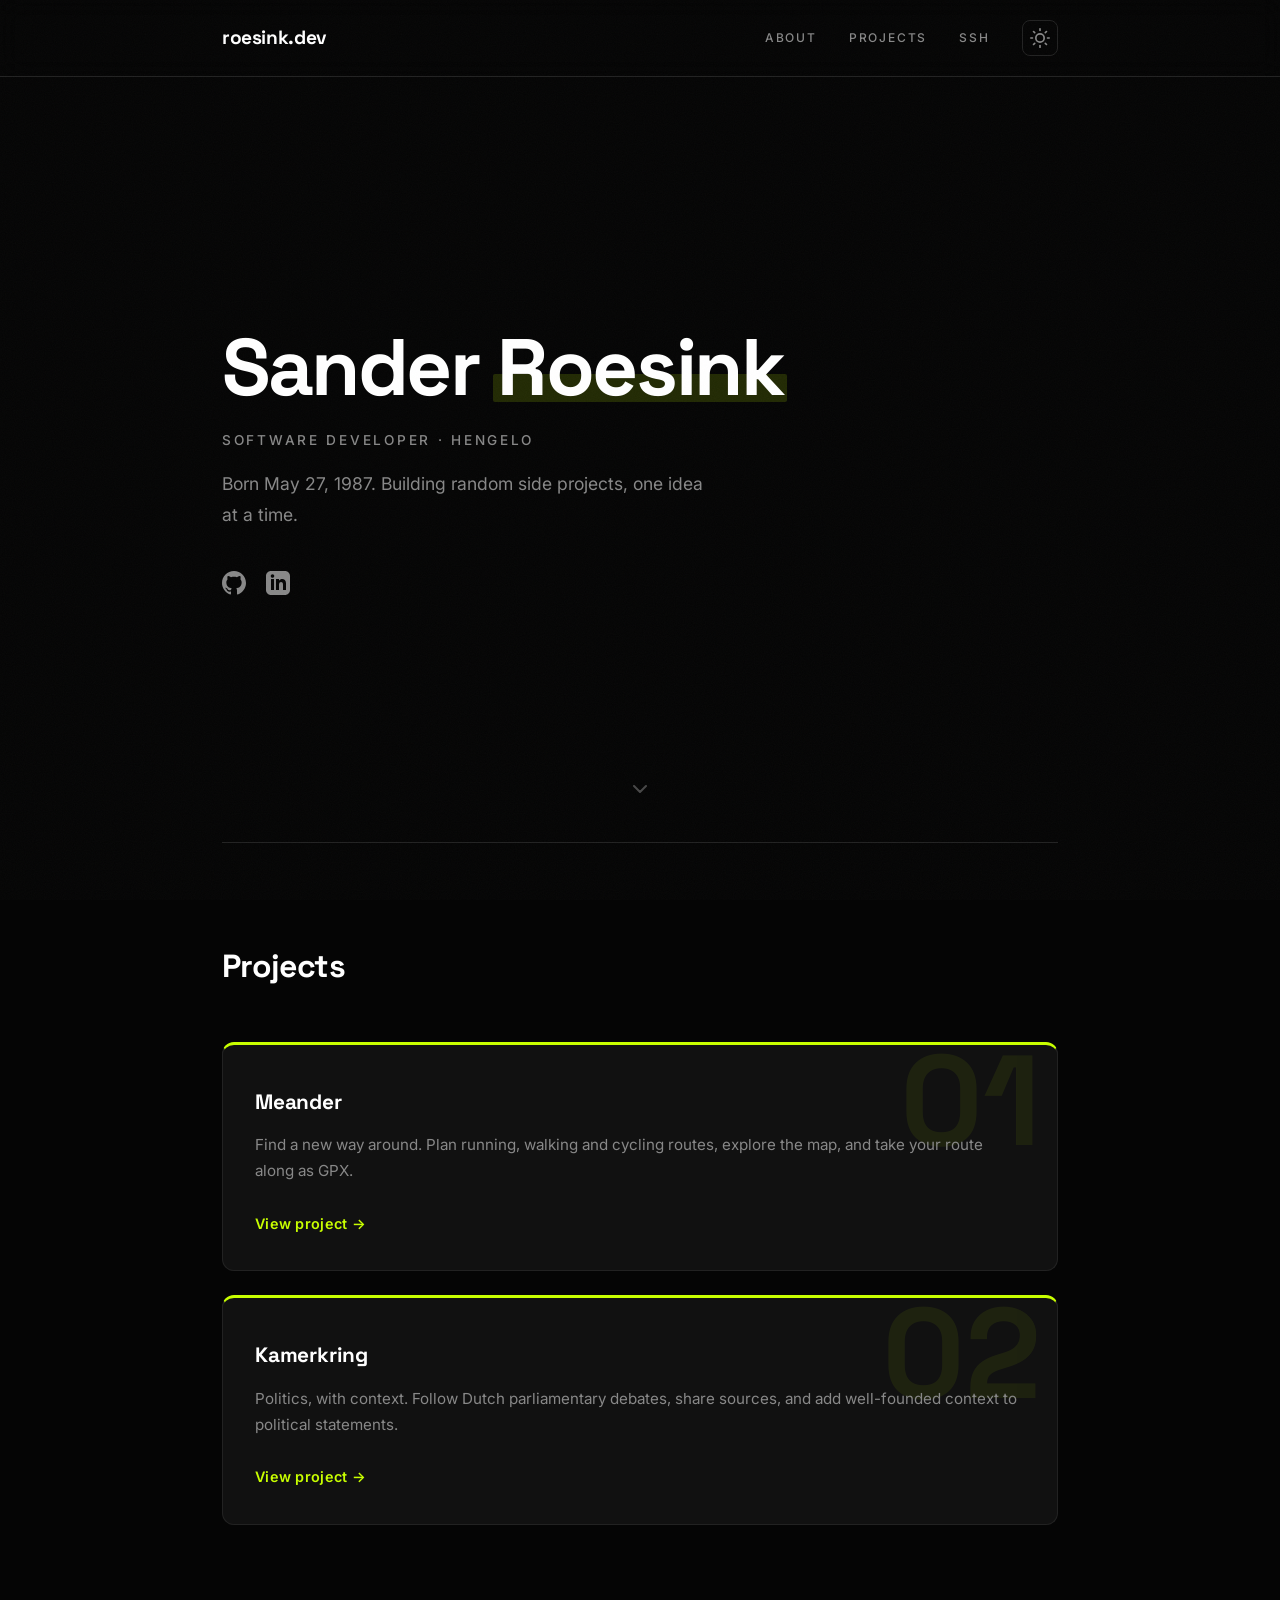
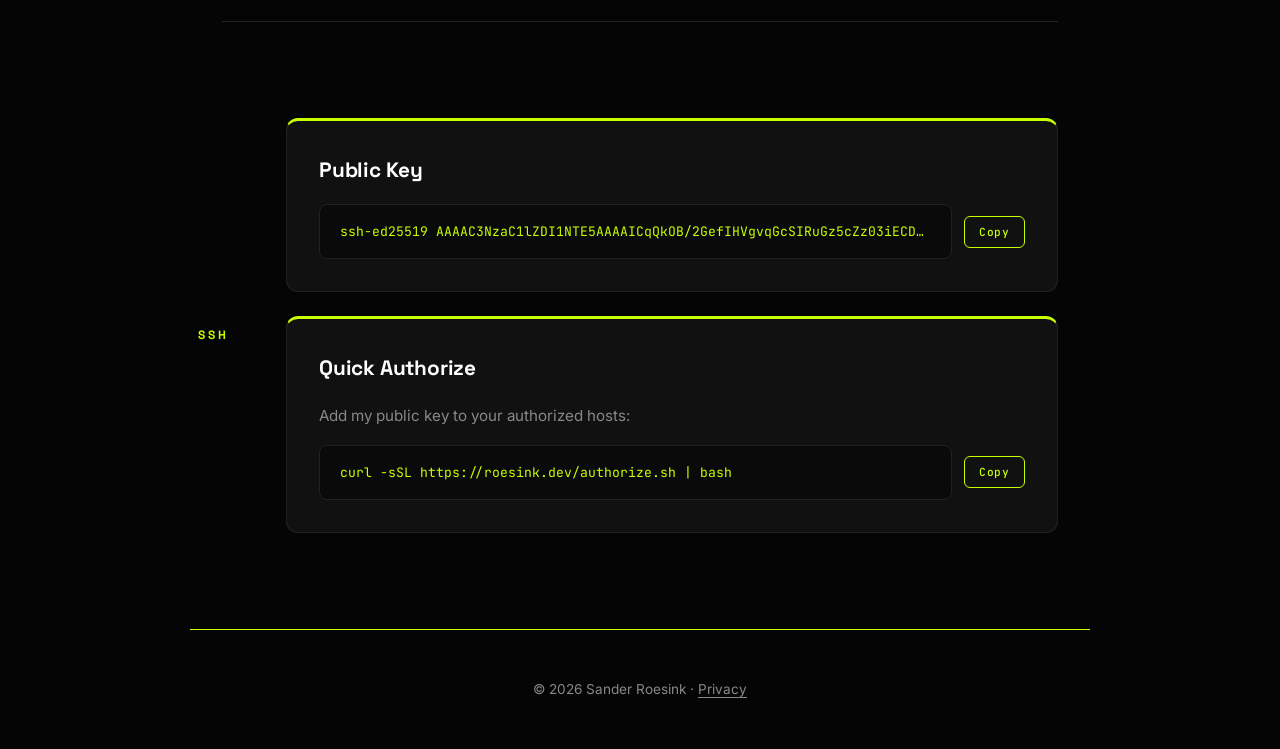
<file: index.html>
<!DOCTYPE html>
<html lang="nl" data-theme="dark">
<head>
    <meta charset="UTF-8">
    <meta name="viewport" content="width=device-width, initial-scale=1.0">
    <title>Sander Roesink</title>
    <link rel="preconnect" href="https://fonts.googleapis.com">
    <link rel="preconnect" href="https://fonts.gstatic.com" crossorigin>
    <link href="https://fonts.googleapis.com/css2?family=Inter:wght@400;500;600&family=JetBrains+Mono:wght@400;500&family=Space+Grotesk:wght@500;700&display=swap" rel="stylesheet">
    <link rel="icon" type="image/svg+xml" href="favicon.svg">
    <link rel="stylesheet" href="style.css">
</head>
<body>
    <header>
        <nav>
            <a href="#" class="logo">roesink.dev</a>
            <div class="nav-links">
                <a href="#about">ABOUT</a>
                <a href="#projects">PROJECTS</a>
                <a href="#ssh">SSH</a>
                <button class="theme-toggle" id="themeToggle" aria-label="Toggle color theme">
                    <svg class="icon-sun" xmlns="http://www.w3.org/2000/svg" width="20" height="20" viewBox="0 0 24 24" fill="none" stroke="currentColor" stroke-width="2" stroke-linecap="round" stroke-linejoin="round"><circle cx="12" cy="12" r="5"/><line x1="12" y1="1" x2="12" y2="3"/><line x1="12" y1="21" x2="12" y2="23"/><line x1="4.22" y1="4.22" x2="5.64" y2="5.64"/><line x1="18.36" y1="18.36" x2="19.78" y2="19.78"/><line x1="1" y1="12" x2="3" y2="12"/><line x1="21" y1="12" x2="23" y2="12"/><line x1="4.22" y1="19.78" x2="5.64" y2="18.36"/><line x1="18.36" y1="5.64" x2="19.78" y2="4.22"/></svg>
                    <svg class="icon-moon" xmlns="http://www.w3.org/2000/svg" width="20" height="20" viewBox="0 0 24 24" fill="none" stroke="currentColor" stroke-width="2" stroke-linecap="round" stroke-linejoin="round"><path d="M21 12.79A9 9 0 1 1 11.21 3 7 7 0 0 0 21 12.79z"/></svg>
                </button>
            </div>
        </nav>
    </header>

    <main>
        <section class="hero" id="about" data-animate>
            <h1>Sander <span class="highlight">Roesink</span></h1>
            <p class="subtitle">Software Developer &middot; Hengelo</p>
            <p class="bio">Born May 27, 1987. Building random side projects, one idea at a time.</p>
            <div class="social-links">
                <a href="https://github.com/sjroesink" target="_blank" rel="noopener" aria-label="GitHub">
                    <svg xmlns="http://www.w3.org/2000/svg" width="24" height="24" viewBox="0 0 24 24" fill="currentColor"><path d="M12 0c-6.626 0-12 5.373-12 12 0 5.302 3.438 9.8 8.207 11.387.599.111.793-.261.793-.577v-2.234c-3.338.726-4.033-1.416-4.033-1.416-.546-1.387-1.333-1.756-1.333-1.756-1.089-.745.083-.729.083-.729 1.205.084 1.839 1.237 1.839 1.237 1.07 1.834 2.807 1.304 3.492.997.107-.775.418-1.305.762-1.604-2.665-.305-5.467-1.334-5.467-5.931 0-1.311.469-2.381 1.236-3.221-.124-.303-.535-1.524.117-3.176 0 0 1.008-.322 3.301 1.23.957-.266 1.983-.399 3.003-.404 1.02.005 2.047.138 3.006.404 2.291-1.552 3.297-1.23 3.297-1.23.653 1.653.242 2.874.118 3.176.77.84 1.235 1.911 1.235 3.221 0 4.609-2.807 5.624-5.479 5.921.43.372.823 1.102.823 2.222v3.293c0 .319.192.694.801.576 4.765-1.589 8.199-6.086 8.199-11.386 0-6.627-5.373-12-12-12z"/></svg>
                </a>
                <a href="https://linkedin.com/in/sander-roesink-63791210a/" target="_blank" rel="noopener" aria-label="LinkedIn">
                    <svg xmlns="http://www.w3.org/2000/svg" width="24" height="24" viewBox="0 0 24 24" fill="currentColor"><path d="M19 0h-14c-2.761 0-5 2.239-5 5v14c0 2.761 2.239 5 5 5h14c2.762 0 5-2.239 5-5v-14c0-2.761-2.238-5-5-5zm-11 19h-3v-11h3v11zm-1.5-12.268c-.966 0-1.75-.79-1.75-1.764s.784-1.764 1.75-1.764 1.75.79 1.75 1.764-.783 1.764-1.75 1.764zm13.5 12.268h-3v-5.604c0-3.368-4-3.113-4 0v5.604h-3v-11h3v1.765c1.396-2.586 7-2.777 7 2.476v6.759z"/></svg>
                </a>
            </div>
            <div class="scroll-indicator">
                <svg xmlns="http://www.w3.org/2000/svg" width="24" height="24" viewBox="0 0 24 24" fill="none" stroke="currentColor" stroke-width="2" stroke-linecap="round" stroke-linejoin="round"><polyline points="6 9 12 15 18 9"/></svg>
            </div>
        </section>

        <section class="projects" id="projects">
            <h2 data-animate>Projects</h2>
            <div class="project-grid">
                <a href="https://meander.roesink.dev/" target="_blank" rel="noopener" class="project-card" data-animate data-number="01">
                    <h3>Meander</h3>
                    <p>Find a new way around. Plan running, walking and cycling routes, explore the map, and take your route along as GPX.</p>
                    <span class="project-link">View project &rarr;</span>
                </a>
                <a href="https://kamerkring.nl/" target="_blank" rel="noopener" class="project-card" data-animate data-number="02">
                    <h3>Kamerkring</h3>
                    <p>Politics, with context. Follow Dutch parliamentary debates, share sources, and add well-founded context to political statements.</p>
                    <span class="project-link">View project &rarr;</span>
                </a>
            </div>
        </section>

        <section class="ssh-section" id="ssh">
            <span class="section-label" data-animate>SSH</span>
            <div class="ssh-content">
                <div class="ssh-card" data-animate>
                    <h3>Public Key</h3>
                    <div class="code-row">
                        <div class="code-block">
                            <code id="sshKey">ssh-ed25519 AAAAC3NzaC1lZDI1NTE5AAAAICqQkOB/2GefIHVgvqGcSIRuGz5cZz03iECD2W4NUy2D</code>
                        </div>
                        <button class="copy-btn" data-target="sshKey">Copy</button>
                    </div>
                </div>
                <div class="ssh-card" data-animate>
                    <h3>Quick Authorize</h3>
                    <p class="ssh-description">Add my public key to your authorized hosts:</p>
                    <div class="code-row">
                        <div class="code-block">
                            <code id="authorizeCmd">curl -sSL https://roesink.dev/authorize.sh | bash</code>
                        </div>
                        <button class="copy-btn" data-target="authorizeCmd">Copy</button>
                    </div>
                </div>
            </div>
        </section>
    </main>

    <footer>
        <p>&copy; 2026 Sander Roesink &middot; <a href="/privacy/">Privacy</a></p>
    </footer>

    <script src="script.js"></script>
</body>
</html>
</file>
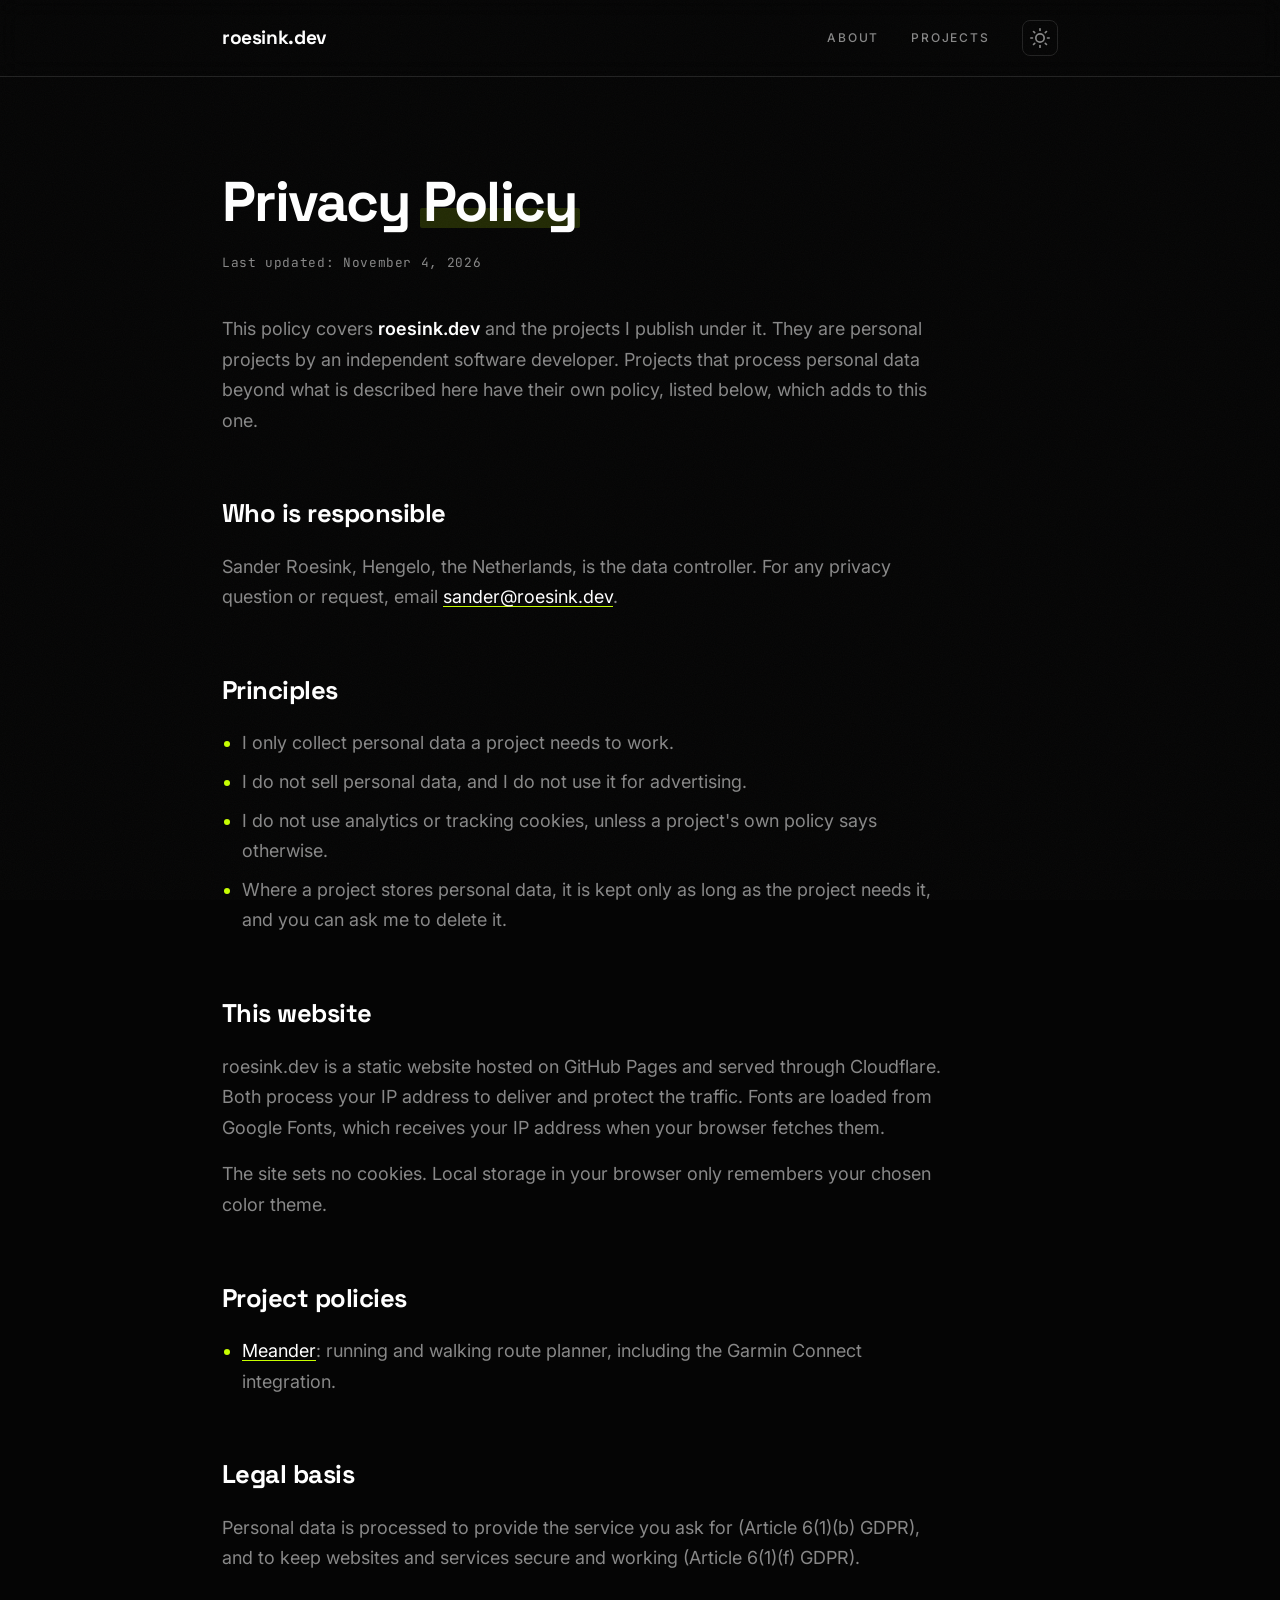
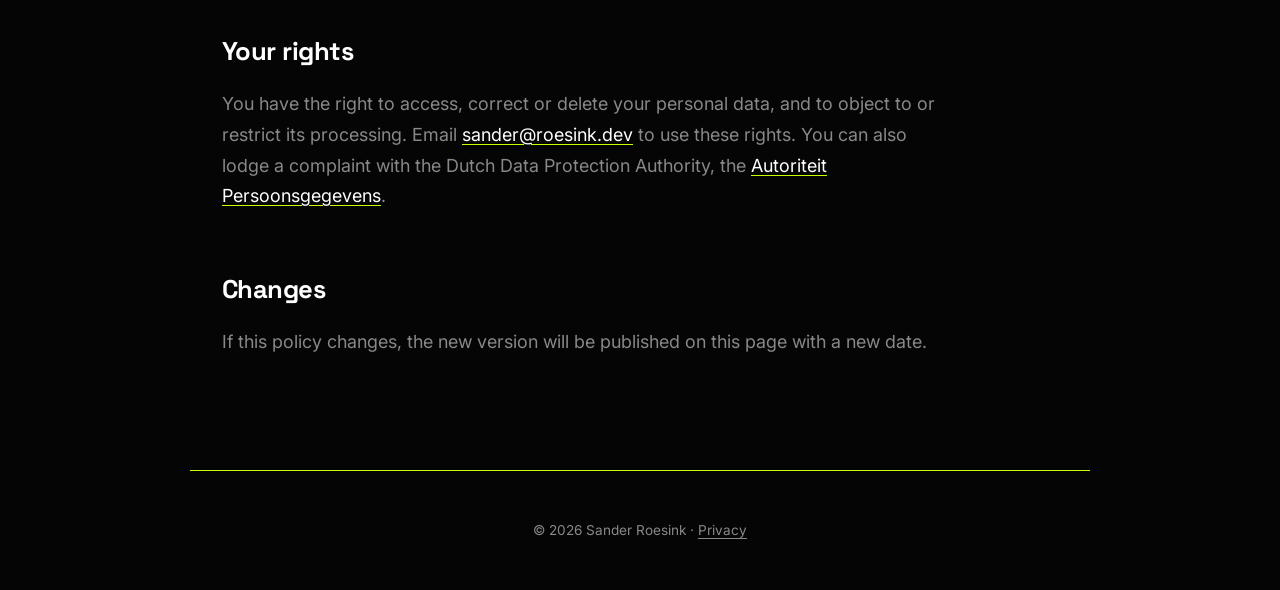
<file: privacy/index.html>
<!DOCTYPE html>
<html lang="en" data-theme="dark">
<head>
    <meta charset="UTF-8">
    <meta name="viewport" content="width=device-width, initial-scale=1.0">
    <title>Privacy Policy · Sander Roesink</title>
    <meta name="description" content="Privacy policy for roesink.dev and the projects of Sander Roesink.">
    <link rel="preconnect" href="https://fonts.googleapis.com">
    <link rel="preconnect" href="https://fonts.gstatic.com" crossorigin>
    <link href="https://fonts.googleapis.com/css2?family=Inter:wght@400;500;600&family=JetBrains+Mono:wght@400;500&family=Space+Grotesk:wght@500;700&display=swap" rel="stylesheet">
    <link rel="icon" type="image/svg+xml" href="/favicon.svg">
    <link rel="stylesheet" href="/style.css">
</head>
<body>
    <header>
        <nav>
            <a href="/" class="logo">roesink.dev</a>
            <div class="nav-links">
                <a href="/#about">ABOUT</a>
                <a href="/#projects">PROJECTS</a>
                <button class="theme-toggle" id="themeToggle" aria-label="Toggle color theme">
                    <svg class="icon-sun" xmlns="http://www.w3.org/2000/svg" width="20" height="20" viewBox="0 0 24 24" fill="none" stroke="currentColor" stroke-width="2" stroke-linecap="round" stroke-linejoin="round"><circle cx="12" cy="12" r="5"/><line x1="12" y1="1" x2="12" y2="3"/><line x1="12" y1="21" x2="12" y2="23"/><line x1="4.22" y1="4.22" x2="5.64" y2="5.64"/><line x1="18.36" y1="18.36" x2="19.78" y2="19.78"/><line x1="1" y1="12" x2="3" y2="12"/><line x1="21" y1="12" x2="23" y2="12"/><line x1="4.22" y1="19.78" x2="5.64" y2="18.36"/><line x1="18.36" y1="5.64" x2="19.78" y2="4.22"/></svg>
                    <svg class="icon-moon" xmlns="http://www.w3.org/2000/svg" width="20" height="20" viewBox="0 0 24 24" fill="none" stroke="currentColor" stroke-width="2" stroke-linecap="round" stroke-linejoin="round"><path d="M21 12.79A9 9 0 1 1 11.21 3 7 7 0 0 0 21 12.79z"/></svg>
                </button>
            </div>
        </nav>
    </header>

    <main class="legal">
        <section>
            <h1>Privacy <span class="highlight">Policy</span></h1>
            <p class="legal-meta">Last updated: November 4, 2026</p>
            <p>This policy covers <strong>roesink.dev</strong> and the projects I publish under it. They are personal projects by an independent software developer. Projects that process personal data beyond what is described here have their own policy, listed below, which adds to this one.</p>

            <h2>Who is responsible</h2>
            <p>Sander Roesink, Hengelo, the Netherlands, is the data controller. For any privacy question or request, email <a href="mailto:sander@roesink.dev">sander@roesink.dev</a>.</p>

            <h2>Principles</h2>
            <ul>
                <li>I only collect personal data a project needs to work.</li>
                <li>I do not sell personal data, and I do not use it for advertising.</li>
                <li>I do not use analytics or tracking cookies, unless a project's own policy says otherwise.</li>
                <li>Where a project stores personal data, it is kept only as long as the project needs it, and you can ask me to delete it.</li>
            </ul>

            <h2>This website</h2>
            <p>roesink.dev is a static website hosted on GitHub Pages and served through Cloudflare. Both process your IP address to deliver and protect the traffic. Fonts are loaded from Google Fonts, which receives your IP address when your browser fetches them.</p>
            <p>The site sets no cookies. Local storage in your browser only remembers your chosen color theme.</p>

            <h2>Project policies</h2>
            <ul>
                <li><a href="/privacy/meander/">Meander</a>: running and walking route planner, including the Garmin Connect integration.</li>
            </ul>

            <h2>Legal basis</h2>
            <p>Personal data is processed to provide the service you ask for (Article 6(1)(b) GDPR), and to keep websites and services secure and working (Article 6(1)(f) GDPR).</p>

            <h2 id="rights">Your rights</h2>
            <p>You have the right to access, correct or delete your personal data, and to object to or restrict its processing. Email <a href="mailto:sander@roesink.dev">sander@roesink.dev</a> to use these rights. You can also lodge a complaint with the Dutch Data Protection Authority, the <a href="https://autoriteitpersoonsgegevens.nl/" target="_blank" rel="noopener">Autoriteit Persoonsgegevens</a>.</p>

            <h2>Changes</h2>
            <p>If this policy changes, the new version will be published on this page with a new date.</p>
        </section>
    </main>

    <footer>
        <p>&copy; 2026 Sander Roesink &middot; <a href="/privacy/">Privacy</a></p>
    </footer>

    <script src="/script.js"></script>
</body>
</html>
</file>
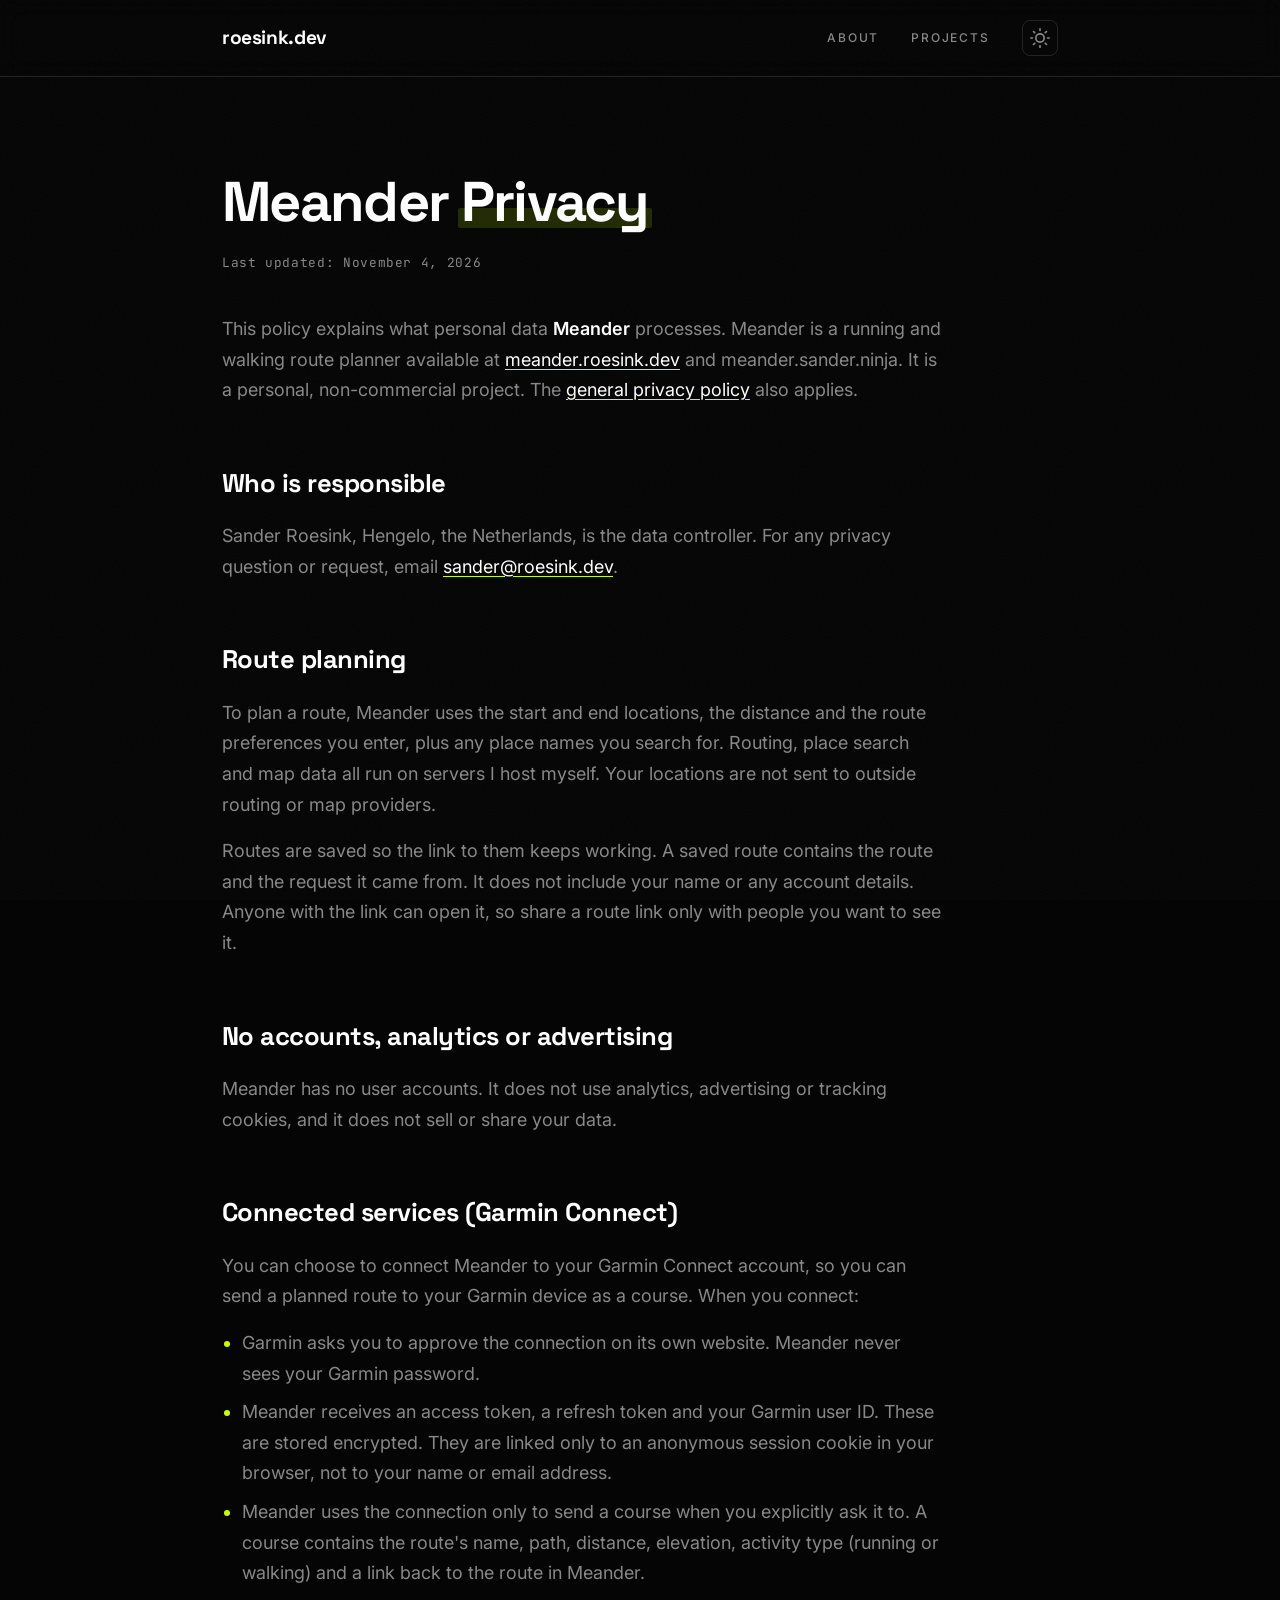
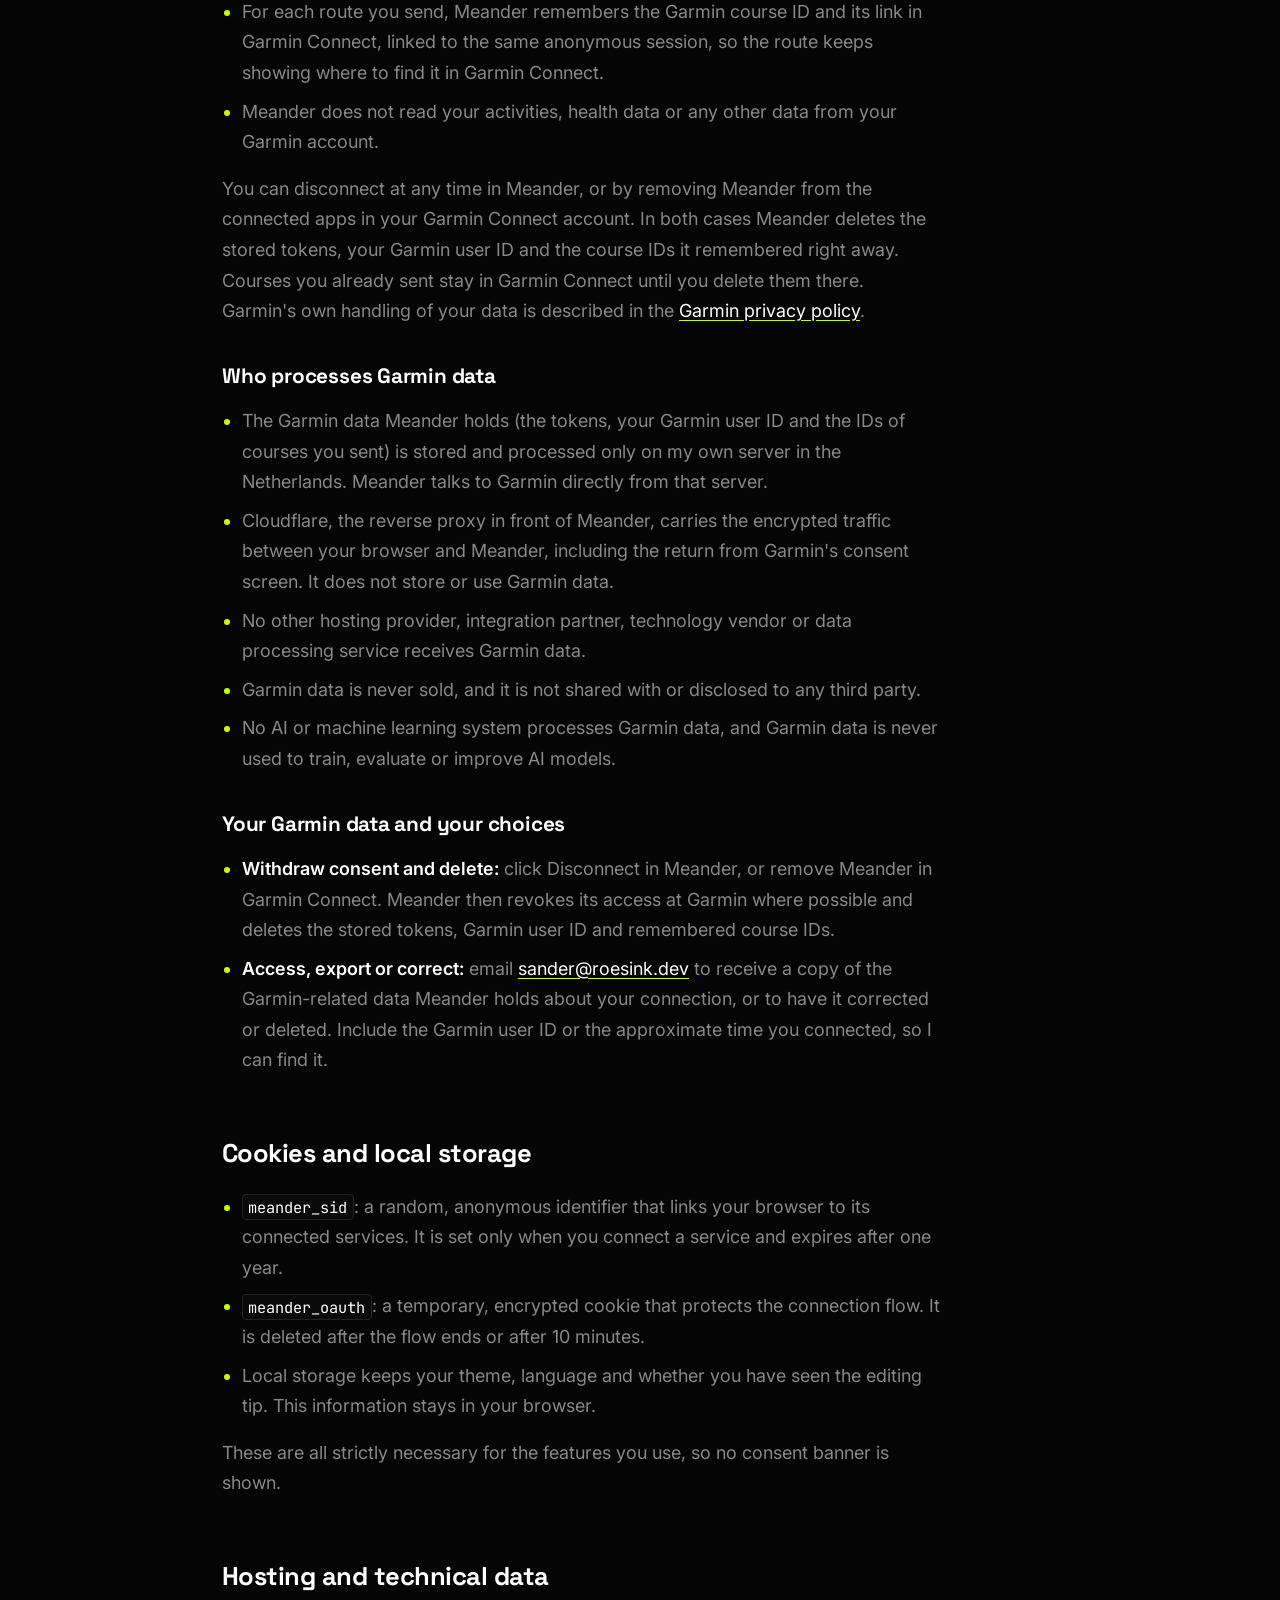
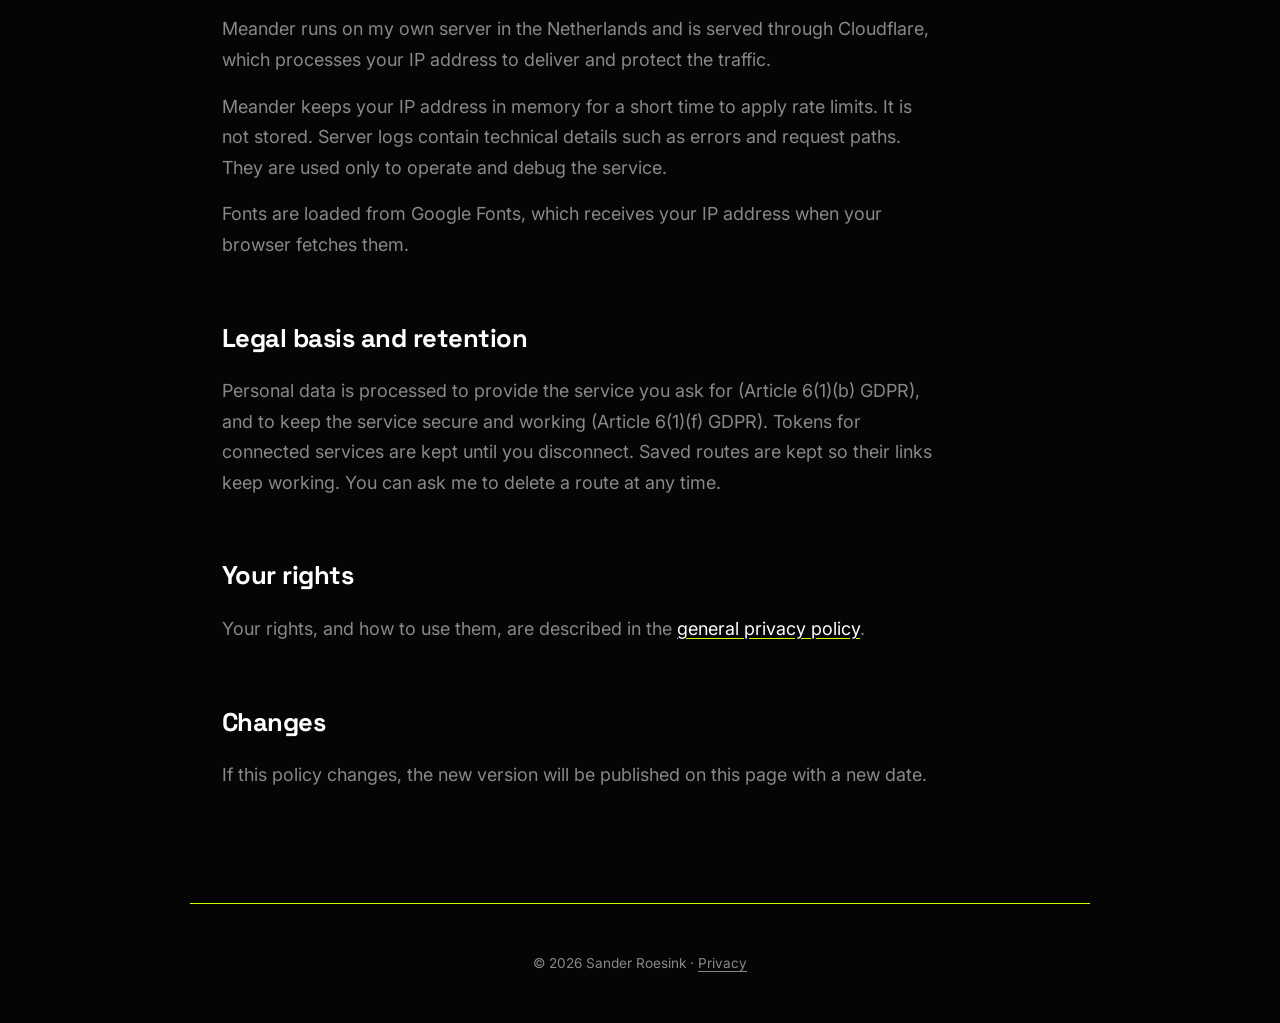
<file: privacy/meander/index.html>
<!DOCTYPE html>
<html lang="en" data-theme="dark">
<head>
    <meta charset="UTF-8">
    <meta name="viewport" content="width=device-width, initial-scale=1.0">
    <title>Meander Privacy · Sander Roesink</title>
    <meta name="description" content="Privacy policy for Meander, the running and walking route planner.">
    <link rel="preconnect" href="https://fonts.googleapis.com">
    <link rel="preconnect" href="https://fonts.gstatic.com" crossorigin>
    <link href="https://fonts.googleapis.com/css2?family=Inter:wght@400;500;600&family=JetBrains+Mono:wght@400;500&family=Space+Grotesk:wght@500;700&display=swap" rel="stylesheet">
    <link rel="icon" type="image/svg+xml" href="/favicon.svg">
    <link rel="stylesheet" href="/style.css">
</head>
<body>
    <header>
        <nav>
            <a href="/" class="logo">roesink.dev</a>
            <div class="nav-links">
                <a href="/#about">ABOUT</a>
                <a href="/#projects">PROJECTS</a>
                <button class="theme-toggle" id="themeToggle" aria-label="Toggle color theme">
                    <svg class="icon-sun" xmlns="http://www.w3.org/2000/svg" width="20" height="20" viewBox="0 0 24 24" fill="none" stroke="currentColor" stroke-width="2" stroke-linecap="round" stroke-linejoin="round"><circle cx="12" cy="12" r="5"/><line x1="12" y1="1" x2="12" y2="3"/><line x1="12" y1="21" x2="12" y2="23"/><line x1="4.22" y1="4.22" x2="5.64" y2="5.64"/><line x1="18.36" y1="18.36" x2="19.78" y2="19.78"/><line x1="1" y1="12" x2="3" y2="12"/><line x1="21" y1="12" x2="23" y2="12"/><line x1="4.22" y1="19.78" x2="5.64" y2="18.36"/><line x1="18.36" y1="5.64" x2="19.78" y2="4.22"/></svg>
                    <svg class="icon-moon" xmlns="http://www.w3.org/2000/svg" width="20" height="20" viewBox="0 0 24 24" fill="none" stroke="currentColor" stroke-width="2" stroke-linecap="round" stroke-linejoin="round"><path d="M21 12.79A9 9 0 1 1 11.21 3 7 7 0 0 0 21 12.79z"/></svg>
                </button>
            </div>
        </nav>
    </header>

    <main class="legal">
        <section>
            <h1>Meander <span class="highlight">Privacy</span></h1>
            <p class="legal-meta">Last updated: November 4, 2026</p>
            <p>This policy explains what personal data <strong>Meander</strong> processes. Meander is a running and walking route planner available at <a href="https://meander.roesink.dev/">meander.roesink.dev</a> and meander.sander.ninja. It is a personal, non-commercial project. The <a href="/privacy/">general privacy policy</a> also applies.</p>

            <h2>Who is responsible</h2>
            <p>Sander Roesink, Hengelo, the Netherlands, is the data controller. For any privacy question or request, email <a href="mailto:sander@roesink.dev">sander@roesink.dev</a>.</p>

            <h2>Route planning</h2>
            <p>To plan a route, Meander uses the start and end locations, the distance and the route preferences you enter, plus any place names you search for. Routing, place search and map data all run on servers I host myself. Your locations are not sent to outside routing or map providers.</p>
            <p>Routes are saved so the link to them keeps working. A saved route contains the route and the request it came from. It does not include your name or any account details. Anyone with the link can open it, so share a route link only with people you want to see it.</p>

            <h2>No accounts, analytics or advertising</h2>
            <p>Meander has no user accounts. It does not use analytics, advertising or tracking cookies, and it does not sell or share your data.</p>

            <h2>Connected services (Garmin Connect)</h2>
            <p>You can choose to connect Meander to your Garmin Connect account, so you can send a planned route to your Garmin device as a course. When you connect:</p>
            <ul>
                <li>Garmin asks you to approve the connection on its own website. Meander never sees your Garmin password.</li>
                <li>Meander receives an access token, a refresh token and your Garmin user ID. These are stored encrypted. They are linked only to an anonymous session cookie in your browser, not to your name or email address.</li>
                <li>Meander uses the connection only to send a course when you explicitly ask it to. A course contains the route's name, path, distance, elevation, activity type (running or walking) and a link back to the route in Meander.</li>
                <li>For each route you send, Meander remembers the Garmin course ID and its link in Garmin Connect, linked to the same anonymous session, so the route keeps showing where to find it in Garmin Connect.</li>
                <li>Meander does not read your activities, health data or any other data from your Garmin account.</li>
            </ul>
            <p>You can disconnect at any time in Meander, or by removing Meander from the connected apps in your Garmin Connect account. In both cases Meander deletes the stored tokens, your Garmin user ID and the course IDs it remembered right away. Courses you already sent stay in Garmin Connect until you delete them there. Garmin's own handling of your data is described in the <a href="https://www.garmin.com/privacy/connect/" target="_blank" rel="noopener">Garmin privacy policy</a>.</p>

            <h3>Who processes Garmin data</h3>
            <ul>
                <li>The Garmin data Meander holds (the tokens, your Garmin user ID and the IDs of courses you sent) is stored and processed only on my own server in the Netherlands. Meander talks to Garmin directly from that server.</li>
                <li>Cloudflare, the reverse proxy in front of Meander, carries the encrypted traffic between your browser and Meander, including the return from Garmin's consent screen. It does not store or use Garmin data.</li>
                <li>No other hosting provider, integration partner, technology vendor or data processing service receives Garmin data.</li>
                <li>Garmin data is never sold, and it is not shared with or disclosed to any third party.</li>
                <li>No AI or machine learning system processes Garmin data, and Garmin data is never used to train, evaluate or improve AI models.</li>
            </ul>

            <h3>Your Garmin data and your choices</h3>
            <ul>
                <li><strong>Withdraw consent and delete:</strong> click Disconnect in Meander, or remove Meander in Garmin Connect. Meander then revokes its access at Garmin where possible and deletes the stored tokens, Garmin user ID and remembered course IDs.</li>
                <li><strong>Access, export or correct:</strong> email <a href="mailto:sander@roesink.dev">sander@roesink.dev</a> to receive a copy of the Garmin-related data Meander holds about your connection, or to have it corrected or deleted. Include the Garmin user ID or the approximate time you connected, so I can find it.</li>
            </ul>

            <h2>Cookies and local storage</h2>
            <ul>
                <li><code>meander_sid</code>: a random, anonymous identifier that links your browser to its connected services. It is set only when you connect a service and expires after one year.</li>
                <li><code>meander_oauth</code>: a temporary, encrypted cookie that protects the connection flow. It is deleted after the flow ends or after 10 minutes.</li>
                <li>Local storage keeps your theme, language and whether you have seen the editing tip. This information stays in your browser.</li>
            </ul>
            <p>These are all strictly necessary for the features you use, so no consent banner is shown.</p>

            <h2>Hosting and technical data</h2>
            <p>Meander runs on my own server in the Netherlands and is served through Cloudflare, which processes your IP address to deliver and protect the traffic.</p>
            <p>Meander keeps your IP address in memory for a short time to apply rate limits. It is not stored. Server logs contain technical details such as errors and request paths. They are used only to operate and debug the service.</p>
            <p>Fonts are loaded from Google Fonts, which receives your IP address when your browser fetches them.</p>

            <h2>Legal basis and retention</h2>
            <p>Personal data is processed to provide the service you ask for (Article 6(1)(b) GDPR), and to keep the service secure and working (Article 6(1)(f) GDPR). Tokens for connected services are kept until you disconnect. Saved routes are kept so their links keep working. You can ask me to delete a route at any time.</p>

            <h2>Your rights</h2>
            <p>Your rights, and how to use them, are described in the <a href="/privacy/#rights">general privacy policy</a>.</p>

            <h2>Changes</h2>
            <p>If this policy changes, the new version will be published on this page with a new date.</p>
        </section>
    </main>

    <footer>
        <p>&copy; 2026 Sander Roesink &middot; <a href="/privacy/">Privacy</a></p>
    </footer>

    <script src="/script.js"></script>
</body>
</html>
</file>
<file: style.css>
/* ============================================
   Roesink.dev — Brutalist Modern
   Monochrome + Electric Lime
   ============================================ */

:root {
    --font-display: 'Space Grotesk', -apple-system, sans-serif;
    --font-body: 'Inter', -apple-system, sans-serif;
    --font-mono: 'JetBrains Mono', 'Fira Code', monospace;
    --max-width: 900px;
    --radius: 12px;
    --transition: 0.15s ease;
}

/* --- Dark Theme --- */
[data-theme="dark"] {
    --bg: #050505;
    --bg-card: #111111;
    --text: #ffffff;
    --text-secondary: #888888;
    --accent: #c8ff00;
    --border: #222222;
    --code-bg: #0a0a0a;
    --nav-bg: rgba(5, 5, 5, 0.8);
    --highlight-bg: rgba(200, 255, 0, 0.15);
    --glow-color: rgba(200, 255, 0, 0.06);
    --card-hover-shadow: 0 8px 32px rgba(200, 255, 0, 0.08), 0 2px 8px rgba(0, 0, 0, 0.4);
    --noise-opacity: 0.03;
}

/* --- Light Theme --- */
[data-theme="light"] {
    --bg: #f5f5f0;
    --bg-card: #ffffff;
    --text: #111111;
    --text-secondary: #666666;
    --accent: #9ab300;
    --border: #e0e0e0;
    --code-bg: #f0f0ec;
    --nav-bg: rgba(245, 245, 240, 0.8);
    --highlight-bg: rgba(154, 179, 0, 0.15);
    --glow-color: rgba(154, 179, 0, 0.06);
    --card-hover-shadow: 0 8px 32px rgba(0, 0, 0, 0.08), 0 2px 8px rgba(0, 0, 0, 0.04);
    --noise-opacity: 0.02;
}

/* --- Reset & Base --- */
*, *::before, *::after {
    margin: 0;
    padding: 0;
    box-sizing: border-box;
}

html {
    scroll-behavior: smooth;
    -webkit-font-smoothing: antialiased;
    -moz-osx-font-smoothing: grayscale;
}

body {
    font-family: var(--font-body);
    background: var(--bg);
    color: var(--text);
    line-height: 1.7;
    font-size: 18px;
    transition: background var(--transition), color var(--transition);
    overflow-x: hidden;
}

/* Subtle noise texture overlay */
body::before {
    content: '';
    position: fixed;
    inset: 0;
    z-index: 9999;
    pointer-events: none;
    opacity: var(--noise-opacity);
    background-image: url("data:image/svg+xml,%3Csvg viewBox='0 0 256 256' xmlns='http://www.w3.org/2000/svg'%3E%3Cfilter id='n'%3E%3CfeTurbulence type='fractalNoise' baseFrequency='0.9' numOctaves='4' stitchTiles='stitch'/%3E%3C/filter%3E%3Crect width='100%25' height='100%25' filter='url(%23n)'/%3E%3C/svg%3E");
    background-repeat: repeat;
    background-size: 256px 256px;
}

::selection {
    background: var(--accent);
    color: #050505;
}

/* --- Navigation --- */
header {
    position: sticky;
    top: 0;
    z-index: 100;
    background: var(--nav-bg);
    backdrop-filter: blur(12px);
    -webkit-backdrop-filter: blur(12px);
    border-bottom: 1px solid var(--border);
    transition: background var(--transition), border-color var(--transition);
}

nav {
    max-width: var(--max-width);
    margin: 0 auto;
    padding: 1.25rem 2rem;
    display: flex;
    justify-content: space-between;
    align-items: center;
}

.logo {
    font-family: var(--font-display);
    font-weight: 700;
    font-size: 1.2rem;
    color: var(--text);
    text-decoration: none;
    letter-spacing: -0.02em;
    transition: color var(--transition);
}

.logo:hover {
    color: var(--accent);
}

.nav-links {
    display: flex;
    align-items: center;
    gap: 2rem;
}

.nav-links a {
    color: var(--text-secondary);
    text-decoration: none;
    font-family: var(--font-body);
    font-size: 0.75rem;
    font-weight: 500;
    letter-spacing: 0.15em;
    text-transform: uppercase;
    transition: color var(--transition);
    position: relative;
}

.nav-links a::after {
    content: '';
    position: absolute;
    bottom: -4px;
    left: 0;
    width: 0;
    height: 1px;
    background: var(--accent);
    transition: width 0.3s ease;
}

.nav-links a:hover {
    color: var(--text);
}

.nav-links a:hover::after {
    width: 100%;
}

.theme-toggle {
    background: none;
    border: 1px solid var(--border);
    border-radius: 8px;
    padding: 0.45rem;
    cursor: pointer;
    color: var(--text-secondary);
    display: flex;
    align-items: center;
    justify-content: center;
    transition: color var(--transition), border-color var(--transition), box-shadow var(--transition);
}

.theme-toggle:hover {
    color: var(--accent);
    border-color: var(--accent);
    box-shadow: 0 0 12px rgba(200, 255, 0, 0.15);
}

[data-theme="dark"] .icon-sun { display: block; }
[data-theme="dark"] .icon-moon { display: none; }
[data-theme="light"] .icon-sun { display: none; }
[data-theme="light"] .icon-moon { display: block; }

/* --- Main Layout --- */
main {
    max-width: var(--max-width);
    margin: 0 auto;
    padding: 0 2rem;
}

section {
    padding: 6rem 0;
}

section + section {
    border-top: 1px solid var(--border);
}

/* --- Typography --- */
h1 {
    font-family: var(--font-display);
    font-size: 5rem;
    font-weight: 700;
    letter-spacing: -0.03em;
    line-height: 1.05;
    margin-bottom: 1.25rem;
}

h2 {
    font-family: var(--font-display);
    font-size: 2rem;
    font-weight: 700;
    letter-spacing: -0.02em;
    margin-bottom: 3rem;
}

h3 {
    font-family: var(--font-display);
    font-size: 1.3rem;
    font-weight: 700;
    margin-bottom: 0.75rem;
    letter-spacing: -0.01em;
}

/* --- Hero Section --- */
.hero {
    min-height: 85vh;
    display: flex;
    flex-direction: column;
    justify-content: center;
    position: relative;
}

.highlight {
    position: relative;
    display: inline-block;
}

.highlight::after {
    content: '';
    position: absolute;
    bottom: 0.08em;
    left: -0.05em;
    right: -0.05em;
    height: 0.35em;
    background: var(--highlight-bg);
    z-index: -1;
    border-radius: 2px;
    transition: background var(--transition);
}

.subtitle {
    font-size: 0.85rem;
    color: var(--text-secondary);
    text-transform: uppercase;
    letter-spacing: 0.2em;
    margin-bottom: 1rem;
    font-weight: 500;
}

.bio {
    font-size: 1.1rem;
    color: var(--text-secondary);
    max-width: 500px;
    margin-bottom: 2.5rem;
    line-height: 1.8;
}

/* Social Links */
.social-links {
    display: flex;
    gap: 1.25rem;
}

.social-links a {
    color: var(--text-secondary);
    text-decoration: none;
    transition: color var(--transition), filter var(--transition);
    display: flex;
    align-items: center;
}

.social-links a:hover {
    color: var(--accent);
    filter: drop-shadow(0 0 8px rgba(200, 255, 0, 0.4));
}

/* Scroll Indicator */
.scroll-indicator {
    position: absolute;
    bottom: 2rem;
    left: 50%;
    transform: translateX(-50%);
    color: var(--text-secondary);
    animation: bounce 2s ease infinite;
    opacity: 0.5;
}

@keyframes bounce {
    0%, 20%, 50%, 80%, 100% {
        transform: translateX(-50%) translateY(0);
    }
    40% {
        transform: translateX(-50%) translateY(-8px);
    }
    60% {
        transform: translateX(-50%) translateY(-4px);
    }
}

/* --- Projects Section --- */
.projects {
    position: relative;
}

.project-grid {
    display: grid;
    grid-template-columns: 1fr;
    gap: 1.5rem;
}

.project-card {
    --mouse-x: 50%;
    --mouse-y: 50%;
    display: block;
    position: relative;
    background: var(--bg-card);
    border: 1px solid var(--border);
    border-top: 3px solid var(--accent);
    border-radius: var(--radius);
    padding: 2.5rem 2rem 2rem;
    text-decoration: none;
    color: var(--text);
    overflow: hidden;
    transition: transform 0.25s ease, box-shadow 0.25s ease, border-color 0.25s ease;
}

/* Large faded number */
.project-card::before {
    content: attr(data-number);
    position: absolute;
    top: -0.5rem;
    right: 1rem;
    font-family: var(--font-display);
    font-size: 8rem;
    font-weight: 700;
    color: var(--accent);
    opacity: 0.07;
    line-height: 1;
    pointer-events: none;
    transition: opacity 0.25s ease;
}

/* Cursor-tracking glow */
.project-card::after {
    content: '';
    position: absolute;
    inset: 0;
    background: radial-gradient(
        300px circle at var(--mouse-x) var(--mouse-y),
        var(--glow-color),
        transparent 60%
    );
    opacity: 0;
    transition: opacity 0.3s ease;
    pointer-events: none;
    border-radius: var(--radius);
}

.project-card:hover {
    transform: translateY(-4px);
    box-shadow: var(--card-hover-shadow);
    border-color: var(--accent);
}

.project-card:hover::before {
    opacity: 0.12;
}

.project-card:hover::after {
    opacity: 1;
}

.project-card h3 {
    color: var(--text);
    position: relative;
    z-index: 1;
}

.project-card p {
    color: var(--text-secondary);
    font-size: 0.95rem;
    line-height: 1.7;
    margin-bottom: 1.5rem;
    position: relative;
    z-index: 1;
}

.project-link {
    color: var(--accent);
    font-weight: 600;
    font-size: 0.9rem;
    letter-spacing: 0.02em;
    position: relative;
    z-index: 1;
    display: inline-block;
}

.project-link::after {
    content: '';
    position: absolute;
    bottom: -2px;
    left: 0;
    width: 0;
    height: 1px;
    background: var(--accent);
    transition: width 0.3s ease;
}

.project-card:hover .project-link::after {
    width: 100%;
}

/* --- SSH Section --- */
.ssh-section {
    position: relative;
    padding-left: 4rem;
}

.section-label {
    position: absolute;
    left: -1.5rem;
    top: 50%;
    transform: rotate(-90deg) translateX(-50%);
    transform-origin: left center;
    font-family: var(--font-display);
    font-size: 0.75rem;
    font-weight: 700;
    color: var(--accent);
    text-transform: uppercase;
    letter-spacing: 0.25em;
    white-space: nowrap;
}

.ssh-content {
    display: flex;
    flex-direction: column;
    gap: 1.5rem;
}

.ssh-card {
    background: var(--bg-card);
    border: 1px solid var(--border);
    border-top: 3px solid var(--accent);
    border-radius: var(--radius);
    padding: 2rem;
    transition: background var(--transition), border-color var(--transition);
}

.ssh-card h3 {
    margin-bottom: 1rem;
}

.ssh-description {
    color: var(--text-secondary);
    margin-bottom: 1rem;
    font-size: 0.95rem;
}

.code-row {
    display: flex;
    align-items: stretch;
    gap: 0.75rem;
}

.code-block {
    flex: 1;
    min-width: 0;
    background: var(--code-bg);
    border: 1px solid var(--border);
    border-radius: 8px;
    padding: 1rem 1.25rem;
    overflow: hidden;
    scrollbar-width: none;
    transition: background var(--transition), border-color var(--transition);
}

.code-block::-webkit-scrollbar {
    display: none;
}

.code-block code {
    display: block;
    font-family: var(--font-mono);
    font-size: 0.82rem;
    color: var(--accent);
    white-space: nowrap;
    line-height: 1.6;
    overflow: hidden;
    text-overflow: ellipsis;
}

.copy-btn {
    background: transparent;
    border: 1px solid var(--accent);
    border-radius: 6px;
    padding: 0.5rem 0.9rem;
    color: var(--accent);
    font-family: var(--font-mono);
    font-size: 0.7rem;
    font-weight: 500;
    cursor: pointer;
    white-space: nowrap;
    letter-spacing: 0.05em;
    flex-shrink: 0;
    align-self: center;
    transition: background var(--transition), color var(--transition), box-shadow var(--transition);
}

.copy-btn:hover {
    background: var(--accent);
    color: #050505;
    box-shadow: 0 0 12px rgba(200, 255, 0, 0.2);
}

.copy-btn.copied {
    background: #22c55e;
    border-color: #22c55e;
    color: #ffffff;
}

/* --- Footer --- */
footer {
    max-width: var(--max-width);
    margin: 0 auto;
    padding: 3rem 2rem;
    border-top: 1px solid var(--accent);
    text-align: center;
    color: var(--text-secondary);
    font-size: 0.85rem;
}

footer a {
    color: var(--text-secondary);
    text-decoration: underline;
    text-underline-offset: 3px;
    transition: color var(--transition);
}

footer a:hover {
    color: var(--accent);
}

/* --- Legal Pages --- */
.legal section {
    max-width: 720px;
}

.legal h1 {
    font-size: 3.5rem;
}

.legal h2 {
    font-size: 1.6rem;
    margin: 3.5rem 0 1rem;
}

.legal h3 {
    margin-top: 2rem;
}

.legal p,
.legal ul {
    color: var(--text-secondary);
    margin-bottom: 1rem;
}

.legal strong {
    color: var(--text);
    font-weight: 600;
}

.legal ul {
    padding-left: 1.25rem;
}

.legal li {
    margin-bottom: 0.5rem;
}

.legal li::marker {
    color: var(--accent);
}

.legal a {
    color: var(--text);
    text-decoration: underline;
    text-decoration-color: var(--accent);
    text-underline-offset: 3px;
}

.legal a:hover {
    color: var(--accent);
}

.legal code {
    font-family: var(--font-mono);
    font-size: 0.85em;
    background: var(--code-bg);
    border: 1px solid var(--border);
    border-radius: 4px;
    padding: 0.1em 0.35em;
    color: var(--text);
}

.legal-meta {
    font-family: var(--font-mono);
    font-size: 0.8rem;
    letter-spacing: 0.05em;
    margin-bottom: 2.5rem !important;
}

/* --- Scroll Animations --- */
[data-animate] {
    opacity: 0;
    transform: translateY(20px);
}

.animate-in {
    opacity: 1 !important;
    transform: translateY(0) !important;
    transition: opacity 0.6s ease, transform 0.6s ease;
}

/* --- Responsive --- */
@media (max-width: 640px) {
    body {
        font-size: 16px;
    }

    nav {
        padding: 1rem 1.25rem;
    }

    main {
        padding: 0 1.25rem;
    }

    section {
        padding: 4rem 0;
    }

    h1,
    .legal h1 {
        font-size: 2.8rem;
    }

    h2 {
        font-size: 1.6rem;
        margin-bottom: 2rem;
    }

    .hero {
        min-height: 75vh;
    }

    .nav-links {
        gap: 1rem;
    }

    .nav-links a {
        font-size: 0.7rem;
    }

    .section-label {
        display: none;
    }

    .ssh-section {
        padding-left: 0;
    }

    .project-card::before {
        font-size: 5rem;
    }

    .code-row {
        flex-direction: column;
    }

    .copy-btn {
        text-align: center;
        justify-content: center;
    }

    .scroll-indicator {
        display: none;
    }
}
</file>
